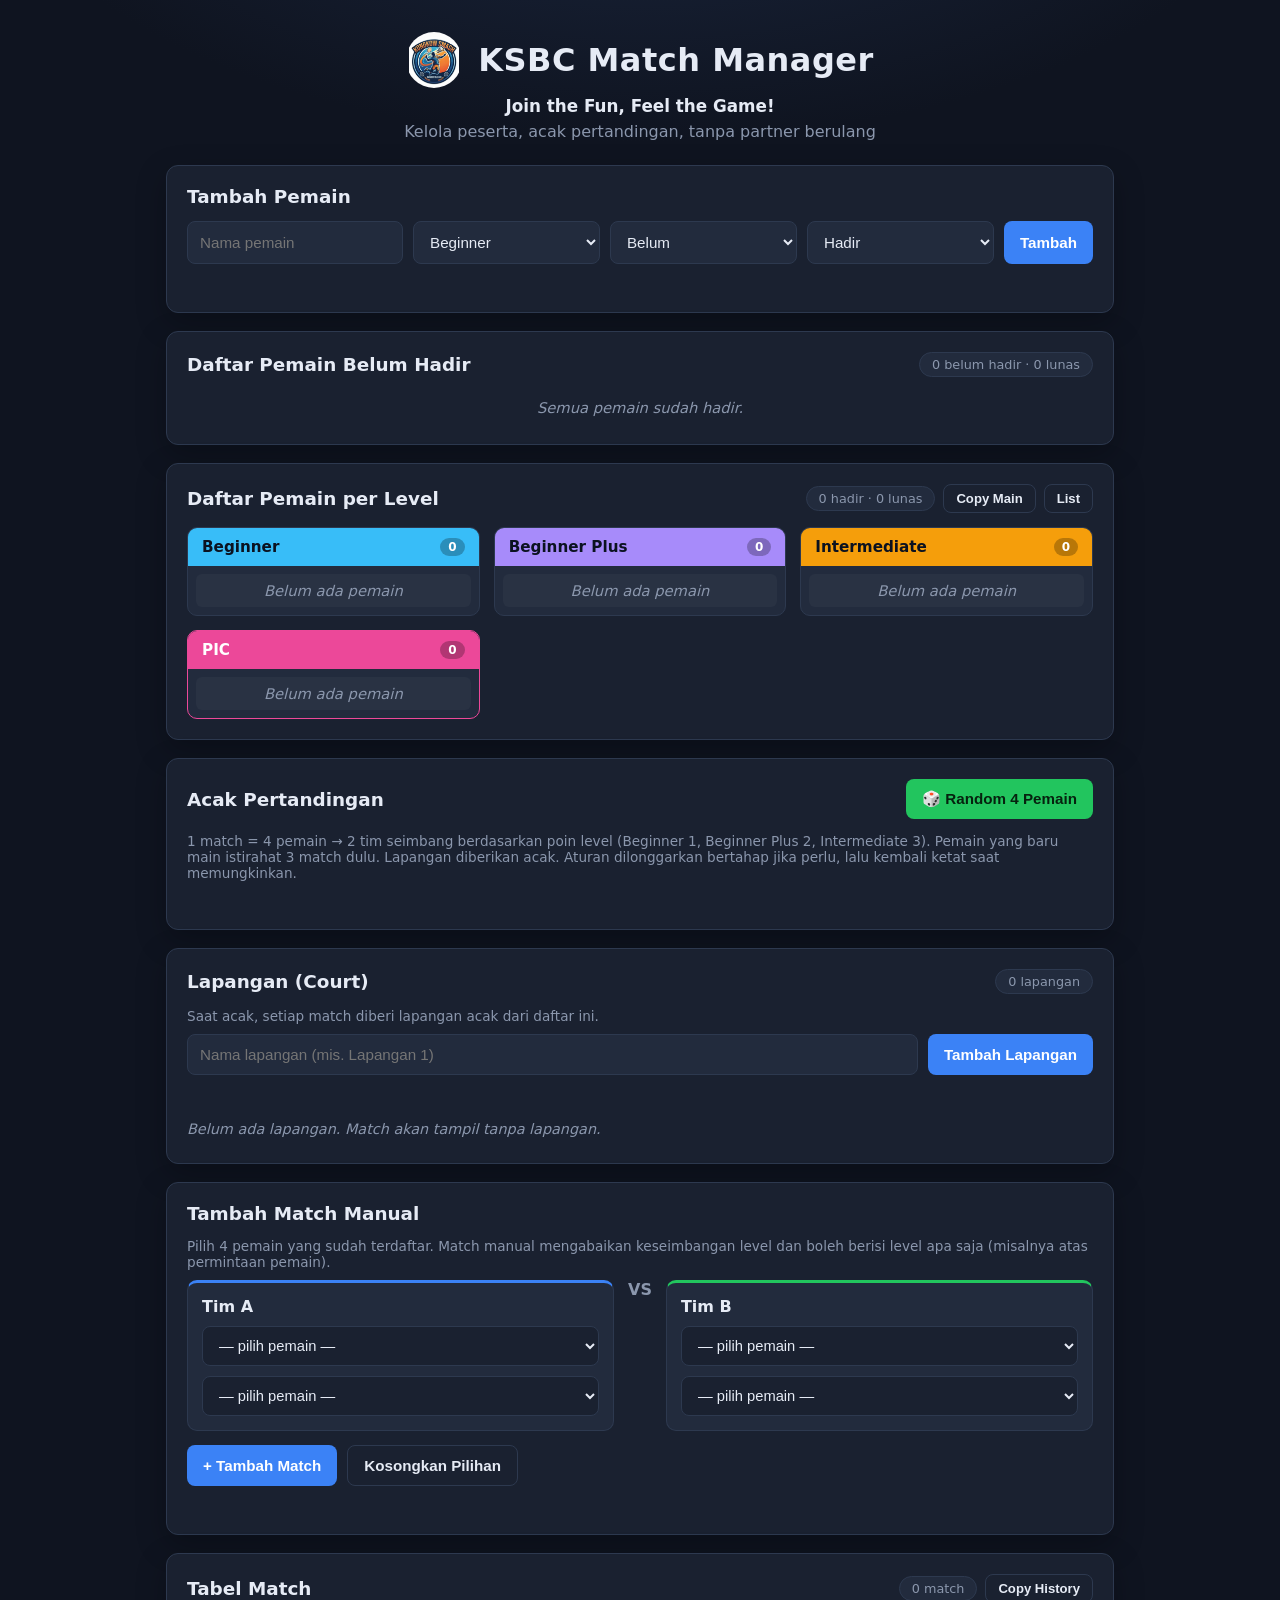
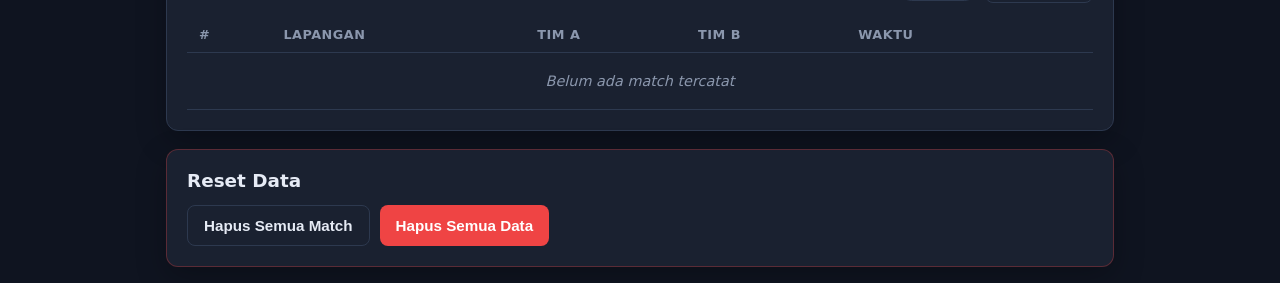
<file: index.html>
<!DOCTYPE html>
<html lang="id">
<head>
  <meta charset="UTF-8" />
  <meta name="viewport" content="width=device-width, initial-scale=1.0" />
  <title>KSBC Match Manager</title>

  <!-- PWA -->
  <link rel="manifest" href="./manifest.json" />
  <meta name="theme-color" content="#0f1420" />
  <meta name="mobile-web-app-capable" content="yes" />
  <meta name="apple-mobile-web-app-capable" content="yes" />
  <meta name="apple-mobile-web-app-status-bar-style" content="black-translucent" />
  <meta name="apple-mobile-web-app-title" content="KSBC" />
  <link rel="apple-touch-icon" href="./icon-192.png" />
  <link rel="icon" type="image/png" href="./icon-192.png" />

  <link rel="stylesheet" href="styles.css" />
</head>
<body>
  <header class="app-header">
    <div class="header-title">
      <img src="ksbc.png" alt="KSBC" class="header-logo" />
      <h1>KSBC Match Manager</h1>
    </div>
    <p class="slogan">Join the Fun, Feel the Game!</p>
    <p class="subtitle">Kelola peserta, acak pertandingan, tanpa partner berulang</p>
  </header>

  <main class="container">
    <!-- ====== FORM TAMBAH PEMAIN ====== -->
    <section class="card">
      <h2>Tambah Pemain</h2>
      <form id="player-form" class="player-form">
        <input
          type="text"
          id="player-name"
          placeholder="Nama pemain"
          autocomplete="off"
          required
        />
        <select id="player-level" required>
          <option value="Beginner">Beginner</option>
          <option value="Beginner Plus">Beginner Plus</option>
          <option value="Intermediate">Intermediate</option>
          <option value="PIC">PIC</option>
        </select>
        <select id="player-paid" title="Status bayar">
          <option value="Belum">Belum</option>
          <option value="Lunas">Lunas</option>
        </select>
        <select id="player-attendance" title="Status kehadiran">
          <option value="Hadir">Hadir</option>
          <option value="Belum Hadir">Belum Hadir</option>
        </select>
        <button type="submit" class="btn btn-primary">Tambah</button>
      </form>
      <p id="form-message" class="form-message"></p>
    </section>

    <!-- ====== DAFTAR PEMAIN BELUM HADIR ====== -->
    <section class="card">
      <div class="section-head">
        <h2>Daftar Pemain Belum Hadir</h2>
        <span id="absent-count" class="pill">0 belum hadir</span>
      </div>
      <ul id="absent-list" class="absent-list"></ul>
    </section>

    <!-- ====== TABEL PEMAIN PER LEVEL ====== -->
    <section class="card">
      <div class="section-head">
        <h2>Daftar Pemain per Level</h2>
        <span class="section-actions">
          <span id="player-count" class="pill">0 pemain</span>
          <button id="copy-all-btn" class="btn btn-ghost">Copy Main</button>
          <button id="list-btn" class="btn btn-ghost">List</button>
        </span>
      </div>
      <div class="levels-grid" id="levels-grid">
        <!-- diisi oleh JS -->
      </div>
    </section>

    <!-- ====== KONTROL RANDOM MATCH ====== -->
    <section class="card">
      <div class="section-head">
        <h2>Acak Pertandingan</h2>
        <button id="random-btn" class="btn btn-accent">🎲 Random 4 Pemain</button>
      </div>
      <p class="hint">
        1 match = 4 pemain → 2 tim seimbang berdasarkan poin level
        (Beginner 1, Beginner Plus 2, Intermediate 3). Pemain yang baru main
        istirahat 3 match dulu. Lapangan diberikan acak. Aturan dilonggarkan
        bertahap jika perlu, lalu kembali ketat saat memungkinkan.
      </p>
      <p id="random-message" class="form-message"></p>

      <div id="match-preview" class="match-preview hidden">
        <div class="team team-a">
          <h3>Tim A</h3>
          <ul id="team-a-list"></ul>
        </div>
        <div class="vs">VS</div>
        <div class="team team-b">
          <h3>Tim B</h3>
          <ul id="team-b-list"></ul>
        </div>
      </div>
      <div id="match-confirm" class="match-confirm hidden">
        <button id="save-match-btn" class="btn btn-primary">✓ Simpan Match</button>
        <button id="reroll-btn" class="btn btn-ghost">↻ Acak Lagi</button>
      </div>
    </section>

    <!-- ====== LAPANGAN (COURTS) ====== -->
    <section class="card">
      <div class="section-head">
        <h2>Lapangan (Court)</h2>
        <span id="court-count" class="pill">0 lapangan</span>
      </div>
      <p class="hint">
        Saat acak, setiap match diberi lapangan acak dari daftar ini.
      </p>
      <form id="court-form" class="player-form">
        <input
          type="text"
          id="court-name"
          placeholder="Nama lapangan (mis. Lapangan 1)"
          autocomplete="off"
          required
        />
        <button type="submit" class="btn btn-primary">Tambah Lapangan</button>
      </form>
      <p id="court-message" class="form-message"></p>
      <ul id="court-list" class="court-list"></ul>
    </section>

    <!-- ====== ADD MATCH MANUAL ====== -->
    <section class="card">
      <h2>Tambah Match Manual</h2>
      <p class="hint">
        Pilih 4 pemain yang sudah terdaftar. Match manual mengabaikan keseimbangan level
        dan boleh berisi level apa saja (misalnya atas permintaan pemain).
      </p>
      <div class="manual-grid">
        <div class="manual-team manual-team-a">
          <h3>Tim A</h3>
          <select class="manual-select" id="manual-a1"></select>
          <select class="manual-select" id="manual-a2"></select>
        </div>
        <div class="vs">VS</div>
        <div class="manual-team manual-team-b">
          <h3>Tim B</h3>
          <select class="manual-select" id="manual-b1"></select>
          <select class="manual-select" id="manual-b2"></select>
        </div>
      </div>
      <div class="manual-actions">
        <button id="manual-add-btn" class="btn btn-primary">+ Tambah Match</button>
        <button id="manual-clear-btn" class="btn btn-ghost">Kosongkan Pilihan</button>
      </div>
      <p id="manual-message" class="form-message"></p>
    </section>

    <!-- ====== TABEL MATCH ====== -->
    <section class="card">
      <div class="section-head">
        <h2>Tabel Match</h2>
        <span class="section-actions">
          <span id="match-count" class="pill">0 match</span>
          <button id="copy-history-btn" class="btn btn-ghost">Copy History</button>
        </span>
      </div>
      <div class="table-wrap">
        <table class="match-table">
          <thead>
            <tr>
              <th>#</th>
              <th>Lapangan</th>
              <th>Tim A</th>
              <th>Tim B</th>
              <th>Waktu</th>
              <th></th>
            </tr>
          </thead>
          <tbody id="match-tbody">
            <!-- diisi oleh JS -->
          </tbody>
        </table>
      </div>
    </section>

    <!-- ====== RESET ====== -->
    <section class="card danger-zone">
      <div class="section-head">
        <h2>Reset Data</h2>
      </div>
      <div class="reset-buttons">
        <button id="reset-matches-btn" class="btn btn-ghost">Hapus Semua Match</button>
        <button id="reset-all-btn" class="btn btn-danger">Hapus Semua Data</button>
      </div>
    </section>
  </main>

  <script src="app.js"></script>

  <!-- Registrasi service worker untuk dukungan offline (PWA). -->
  <script>
    if ("serviceWorker" in navigator) {
      window.addEventListener("load", () => {
        navigator.serviceWorker
          .register("./service-worker.js")
          .catch((err) => console.warn("Service worker gagal didaftarkan:", err));
      });
    }
  </script>
</body>
</html>
</file>
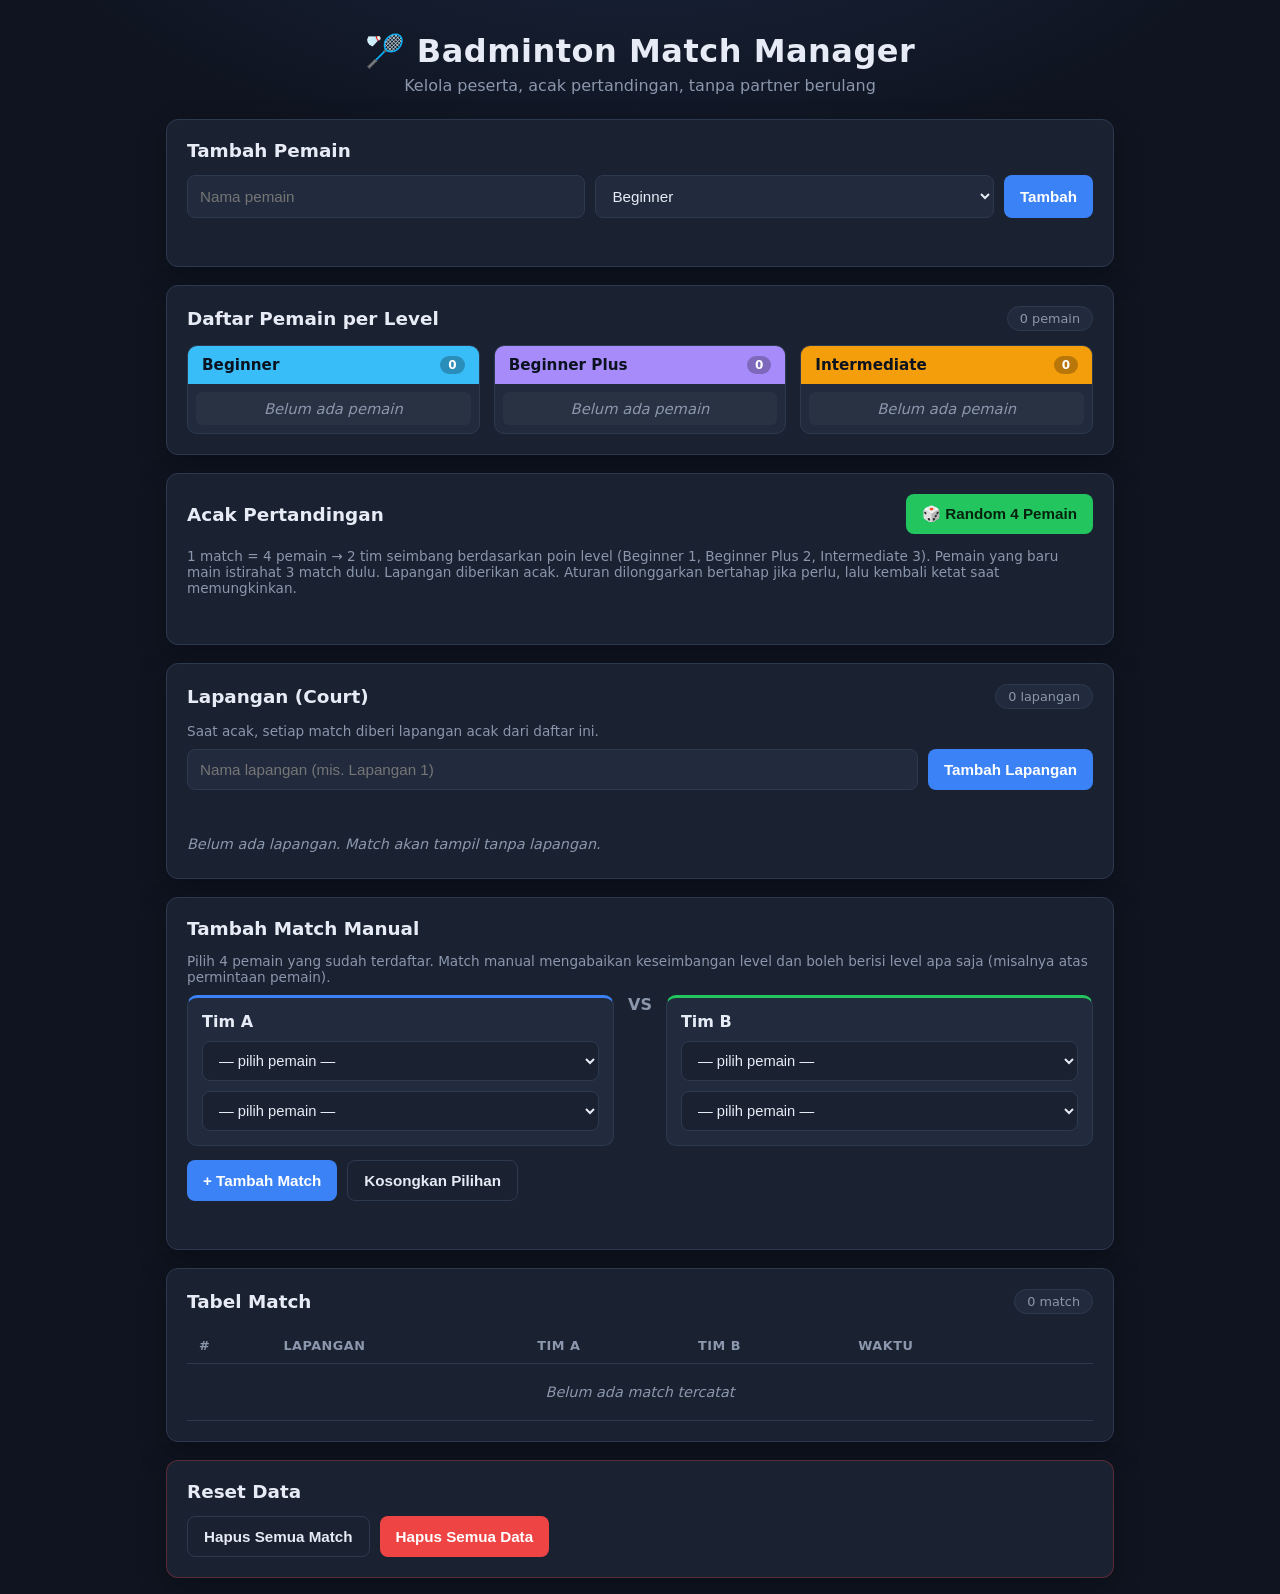
<file: badminton.html>
<!DOCTYPE html>
<html lang="id">
<head>
  <meta charset="UTF-8" />
  <meta name="viewport" content="width=device-width, initial-scale=1.0" />
  <title>Badminton Match Manager</title>
  <style>
:root {
  --bg: #0f1420;
  --card: #1a2130;
  --card-2: #222b3d;
  --border: #2d394f;
  --text: #e6ebf5;
  --muted: #8b97ad;
  --primary: #3b82f6;
  --primary-dark: #2563eb;
  --accent: #22c55e;
  --accent-dark: #16a34a;
  --danger: #ef4444;
  --beginner: #38bdf8;
  --beginner-plus: #a78bfa;
  --intermediate: #f59e0b;
  --radius: 12px;
}

* { box-sizing: border-box; }

body {
  margin: 0;
  font-family: "Segoe UI", system-ui, -apple-system, sans-serif;
  background: radial-gradient(1200px 600px at 50% -10%, #1b2740 0%, var(--bg) 55%);
  color: var(--text);
  min-height: 100vh;
}

.app-header {
  text-align: center;
  padding: 32px 16px 8px;
}
.app-header h1 {
  margin: 0;
  font-size: 2rem;
  letter-spacing: 0.5px;
}
.subtitle {
  color: var(--muted);
  margin: 6px 0 0;
}

.container {
  max-width: 980px;
  margin: 0 auto;
  padding: 16px;
  display: flex;
  flex-direction: column;
  gap: 18px;
}

.card {
  background: var(--card);
  border: 1px solid var(--border);
  border-radius: var(--radius);
  padding: 20px;
  box-shadow: 0 10px 30px rgba(0, 0, 0, 0.25);
}
.card h2 {
  margin: 0 0 14px;
  font-size: 1.15rem;
}

.section-head {
  display: flex;
  align-items: center;
  justify-content: space-between;
  gap: 12px;
  flex-wrap: wrap;
  margin-bottom: 14px;
}
.section-head h2 { margin: 0; }

/* ---------- Form ---------- */
.player-form {
  display: flex;
  gap: 10px;
  flex-wrap: wrap;
}
.player-form input,
.player-form select {
  flex: 1 1 180px;
  padding: 11px 12px;
  border-radius: 8px;
  border: 1px solid var(--border);
  background: var(--card-2);
  color: var(--text);
  font-size: 0.95rem;
}
.player-form input:focus,
.player-form select:focus {
  outline: none;
  border-color: var(--primary);
}

/* ---------- Buttons ---------- */
.btn {
  border: none;
  border-radius: 8px;
  padding: 11px 16px;
  font-size: 0.95rem;
  font-weight: 600;
  cursor: pointer;
  transition: transform 0.05s ease, background 0.15s ease, opacity 0.15s ease;
}
.btn:active { transform: translateY(1px); }
.btn-primary { background: var(--primary); color: #fff; }
.btn-primary:hover { background: var(--primary-dark); }
.btn-accent { background: var(--accent); color: #06220f; }
.btn-accent:hover { background: var(--accent-dark); color: #fff; }
.btn-ghost {
  background: transparent;
  color: var(--text);
  border: 1px solid var(--border);
}
.btn-ghost:hover { background: var(--card-2); }
.btn-danger { background: var(--danger); color: #fff; }
.btn-danger:hover { opacity: 0.9; }

.form-message {
  margin: 10px 0 0;
  min-height: 18px;
  font-size: 0.88rem;
}
.form-message.error { color: #fca5a5; }
.form-message.success { color: #86efac; }

.hint {
  color: var(--muted);
  font-size: 0.85rem;
  margin: 0 0 10px;
}

.pill {
  background: var(--card-2);
  border: 1px solid var(--border);
  color: var(--muted);
  padding: 4px 12px;
  border-radius: 999px;
  font-size: 0.8rem;
}

/* ---------- Levels grid ---------- */
.levels-grid {
  display: grid;
  grid-template-columns: repeat(auto-fit, minmax(240px, 1fr));
  gap: 14px;
}
.level-col {
  background: var(--card-2);
  border: 1px solid var(--border);
  border-radius: 10px;
  overflow: hidden;
}
.level-col-head {
  padding: 10px 14px;
  font-weight: 700;
  font-size: 0.95rem;
  display: flex;
  justify-content: space-between;
  align-items: center;
  color: #0b1220;
}
.level-col-head .count {
  font-size: 0.75rem;
  background: rgba(0,0,0,0.25);
  color: #fff;
  padding: 2px 8px;
  border-radius: 999px;
}
.level-Beginner .level-col-head { background: var(--beginner); }
.level-BeginnerPlus .level-col-head { background: var(--beginner-plus); }
.level-Intermediate .level-col-head { background: var(--intermediate); }

.level-col ul {
  list-style: none;
  margin: 0;
  padding: 8px;
  min-height: 40px;
}
.level-col li {
  display: flex;
  justify-content: space-between;
  align-items: center;
  gap: 8px;
  padding: 8px 10px;
  border-radius: 6px;
  font-size: 0.92rem;
}
.level-col li:nth-child(odd) { background: rgba(255,255,255,0.03); }
.player-name {
  overflow: hidden;
  text-overflow: ellipsis;
  white-space: nowrap;
}
.player-meta {
  display: flex;
  align-items: center;
  gap: 6px;
  flex-shrink: 0;
}
.play-count {
  font-size: 0.72rem;
  font-weight: 700;
  color: var(--text);
  background: rgba(255, 255, 255, 0.08);
  border: 1px solid var(--border);
  padding: 2px 8px;
  border-radius: 999px;
  white-space: nowrap;
}
.player-level-select {
  font-size: 0.72rem;
  color: var(--text);
  background: var(--card);
  border: 1px solid var(--border);
  border-radius: 6px;
  padding: 2px 4px;
  max-width: 120px;
}
.player-level-select:focus { outline: none; border-color: var(--primary); }
.level-col .empty {
  color: var(--muted);
  font-style: italic;
  justify-content: center;
}
.remove-player {
  background: transparent;
  border: none;
  color: var(--danger);
  cursor: pointer;
  font-size: 1rem;
  line-height: 1;
  padding: 2px 6px;
  border-radius: 4px;
}
.remove-player:hover { background: rgba(239,68,68,0.15); }

/* ---------- Match preview ---------- */
.match-preview {
  display: grid;
  grid-template-columns: 1fr auto 1fr;
  align-items: center;
  gap: 14px;
  margin-top: 8px;
}
.team {
  background: var(--card-2);
  border: 1px solid var(--border);
  border-radius: 10px;
  padding: 14px;
}
.team h3 { margin: 0 0 10px; font-size: 1rem; }
.team-a { border-top: 3px solid var(--primary); }
.team-b { border-top: 3px solid var(--accent); }
.team ul { list-style: none; margin: 0; padding: 0; }
.team li {
  padding: 7px 0;
  display: flex;
  justify-content: space-between;
  gap: 8px;
  border-bottom: 1px dashed var(--border);
}
.team li:last-child { border-bottom: none; }
.vs {
  font-weight: 800;
  color: var(--muted);
  text-align: center;
}
.badge {
  font-size: 0.72rem;
  padding: 2px 8px;
  border-radius: 999px;
  color: #0b1220;
  font-weight: 700;
  white-space: nowrap;
}
.badge-Beginner { background: var(--beginner); }
.badge-BeginnerPlus { background: var(--beginner-plus); }
.badge-Intermediate { background: var(--intermediate); }

.match-confirm {
  display: flex;
  gap: 10px;
  margin-top: 14px;
}

/* ---------- Add match manual ---------- */
.manual-grid {
  display: grid;
  grid-template-columns: 1fr auto 1fr;
  align-items: start;
  gap: 14px;
  margin-top: 8px;
}
.manual-team {
  background: var(--card-2);
  border: 1px solid var(--border);
  border-radius: 10px;
  padding: 14px;
  display: flex;
  flex-direction: column;
  gap: 10px;
}
.manual-team h3 { margin: 0; font-size: 1rem; }
.manual-team-a { border-top: 3px solid var(--primary); }
.manual-team-b { border-top: 3px solid var(--accent); }
.manual-select {
  padding: 10px 12px;
  border-radius: 8px;
  border: 1px solid var(--border);
  background: var(--card);
  color: var(--text);
  font-size: 0.92rem;
}
.manual-select:focus { outline: none; border-color: var(--primary); }
.manual-actions {
  display: flex;
  gap: 10px;
  margin-top: 14px;
  flex-wrap: wrap;
}
@media (max-width: 560px) {
  .manual-grid { grid-template-columns: 1fr; }
}

/* ---------- Courts ---------- */
.court-list {
  list-style: none;
  margin: 12px 0 0;
  padding: 0;
  display: flex;
  flex-wrap: wrap;
  gap: 8px;
}
.court-list li {
  display: flex;
  align-items: center;
  gap: 8px;
  background: var(--card-2);
  border: 1px solid var(--border);
  border-radius: 999px;
  padding: 6px 6px 6px 14px;
  font-size: 0.9rem;
}
.court-list .empty {
  background: transparent;
  border: none;
  color: var(--muted);
  font-style: italic;
  padding: 6px 0;
}
.court-list .remove-court {
  background: transparent;
  border: none;
  color: var(--danger);
  cursor: pointer;
  font-size: 1rem;
  line-height: 1;
  padding: 2px 6px;
  border-radius: 999px;
}
.court-list .remove-court:hover { background: rgba(239,68,68,0.15); }

/* ---------- Court cell + copy button in match table ---------- */
.court-tag {
  display: inline-block;
  background: rgba(59,130,246,0.15);
  border: 1px solid var(--primary);
  color: #cfe0ff;
  padding: 2px 10px;
  border-radius: 999px;
  font-size: 0.8rem;
  font-weight: 700;
  white-space: nowrap;
}
.copy-match {
  background: transparent;
  border: 1px solid var(--border);
  color: var(--text);
  cursor: pointer;
  font-size: 0.82rem;
  padding: 4px 10px;
  border-radius: 6px;
  margin-right: 6px;
}
.copy-match:hover { background: var(--card-2); }
.copy-match.copied {
  border-color: var(--accent);
  color: #86efac;
}

/* ---------- Match table ---------- */
.table-wrap { overflow-x: auto; }
.match-table {
  width: 100%;
  border-collapse: collapse;
  font-size: 0.9rem;
}
.match-table th,
.match-table td {
  text-align: left;
  padding: 10px 12px;
  border-bottom: 1px solid var(--border);
  vertical-align: top;
}
.match-table th {
  color: var(--muted);
  font-weight: 600;
  font-size: 0.8rem;
  text-transform: uppercase;
  letter-spacing: 0.5px;
}
.match-table tbody tr:hover { background: rgba(255,255,255,0.02); }
.team-cell span { display: block; }
.delete-match {
  background: transparent;
  border: none;
  color: var(--danger);
  cursor: pointer;
  font-size: 1rem;
}
.delete-match:hover { text-decoration: underline; }

.empty-row td {
  text-align: center;
  color: var(--muted);
  font-style: italic;
  padding: 20px;
}

/* ---------- Reset ---------- */
.danger-zone { border-color: rgba(239,68,68,0.3); }
.reset-buttons { display: flex; gap: 10px; flex-wrap: wrap; }

.hidden { display: none !important; }

@media (max-width: 560px) {
  .match-preview { grid-template-columns: 1fr; }
  .vs { padding: 6px 0; }
}
  </style>
</head>
<body>
  <header class="app-header">
    <h1>🏸 Badminton Match Manager</h1>
    <p class="subtitle">Kelola peserta, acak pertandingan, tanpa partner berulang</p>
  </header>

  <main class="container">
    <!-- ====== FORM TAMBAH PEMAIN ====== -->
    <section class="card">
      <h2>Tambah Pemain</h2>
      <form id="player-form" class="player-form">
        <input
          type="text"
          id="player-name"
          placeholder="Nama pemain"
          autocomplete="off"
          required
        />
        <select id="player-level" required>
          <option value="Beginner">Beginner</option>
          <option value="Beginner Plus">Beginner Plus</option>
          <option value="Intermediate">Intermediate</option>
        </select>
        <button type="submit" class="btn btn-primary">Tambah</button>
      </form>
      <p id="form-message" class="form-message"></p>
    </section>

    <!-- ====== TABEL PEMAIN PER LEVEL ====== -->
    <section class="card">
      <div class="section-head">
        <h2>Daftar Pemain per Level</h2>
        <span id="player-count" class="pill">0 pemain</span>
      </div>
      <div class="levels-grid" id="levels-grid">
        <!-- diisi oleh JS -->
      </div>
    </section>

    <!-- ====== KONTROL RANDOM MATCH ====== -->
    <section class="card">
      <div class="section-head">
        <h2>Acak Pertandingan</h2>
        <button id="random-btn" class="btn btn-accent">🎲 Random 4 Pemain</button>
      </div>
      <p class="hint">
        1 match = 4 pemain → 2 tim seimbang berdasarkan poin level
        (Beginner 1, Beginner Plus 2, Intermediate 3). Pemain yang baru main
        istirahat 3 match dulu. Lapangan diberikan acak. Aturan dilonggarkan
        bertahap jika perlu, lalu kembali ketat saat memungkinkan.
      </p>
      <p id="random-message" class="form-message"></p>

      <div id="match-preview" class="match-preview hidden">
        <div class="team team-a">
          <h3>Tim A</h3>
          <ul id="team-a-list"></ul>
        </div>
        <div class="vs">VS</div>
        <div class="team team-b">
          <h3>Tim B</h3>
          <ul id="team-b-list"></ul>
        </div>
      </div>
      <div id="match-confirm" class="match-confirm hidden">
        <button id="save-match-btn" class="btn btn-primary">✓ Simpan Match</button>
        <button id="reroll-btn" class="btn btn-ghost">↻ Acak Lagi</button>
      </div>
    </section>

    <!-- ====== LAPANGAN (COURTS) ====== -->
    <section class="card">
      <div class="section-head">
        <h2>Lapangan (Court)</h2>
        <span id="court-count" class="pill">0 lapangan</span>
      </div>
      <p class="hint">
        Saat acak, setiap match diberi lapangan acak dari daftar ini.
      </p>
      <form id="court-form" class="player-form">
        <input
          type="text"
          id="court-name"
          placeholder="Nama lapangan (mis. Lapangan 1)"
          autocomplete="off"
          required
        />
        <button type="submit" class="btn btn-primary">Tambah Lapangan</button>
      </form>
      <p id="court-message" class="form-message"></p>
      <ul id="court-list" class="court-list"></ul>
    </section>

    <!-- ====== ADD MATCH MANUAL ====== -->
    <section class="card">
      <h2>Tambah Match Manual</h2>
      <p class="hint">
        Pilih 4 pemain yang sudah terdaftar. Match manual mengabaikan keseimbangan level
        dan boleh berisi level apa saja (misalnya atas permintaan pemain).
      </p>
      <div class="manual-grid">
        <div class="manual-team manual-team-a">
          <h3>Tim A</h3>
          <select class="manual-select" id="manual-a1"></select>
          <select class="manual-select" id="manual-a2"></select>
        </div>
        <div class="vs">VS</div>
        <div class="manual-team manual-team-b">
          <h3>Tim B</h3>
          <select class="manual-select" id="manual-b1"></select>
          <select class="manual-select" id="manual-b2"></select>
        </div>
      </div>
      <div class="manual-actions">
        <button id="manual-add-btn" class="btn btn-primary">+ Tambah Match</button>
        <button id="manual-clear-btn" class="btn btn-ghost">Kosongkan Pilihan</button>
      </div>
      <p id="manual-message" class="form-message"></p>
    </section>

    <!-- ====== TABEL MATCH ====== -->
    <section class="card">
      <div class="section-head">
        <h2>Tabel Match</h2>
        <span id="match-count" class="pill">0 match</span>
      </div>
      <div class="table-wrap">
        <table class="match-table">
          <thead>
            <tr>
              <th>#</th>
              <th>Lapangan</th>
              <th>Tim A</th>
              <th>Tim B</th>
              <th>Waktu</th>
              <th></th>
            </tr>
          </thead>
          <tbody id="match-tbody">
            <!-- diisi oleh JS -->
          </tbody>
        </table>
      </div>
    </section>

    <!-- ====== RESET ====== -->
    <section class="card danger-zone">
      <div class="section-head">
        <h2>Reset Data</h2>
      </div>
      <div class="reset-buttons">
        <button id="reset-matches-btn" class="btn btn-ghost">Hapus Semua Match</button>
        <button id="reset-all-btn" class="btn btn-danger">Hapus Semua Data</button>
      </div>
    </section>
  </main>

  <script>
/* =========================================================
   Badminton Match Manager (versi satu file / standalone)
   ========================================================= */

const LEVELS = ["Beginner", "Beginner Plus", "Intermediate"];
const STORAGE_KEY = "badminton_data_v1";

/** Poin tiap level untuk menilai keseimbangan tim (total poin tim harus sama). */
const LEVEL_POINTS = {
  "Beginner": 1,
  "Beginner Plus": 2,
  "Intermediate": 3,
};

/** Lama istirahat: pemain yang baru main harus duduk 3 match sebelum boleh lagi. */
const REST_MATCHES = 3;

let state = { players: [], matches: [], courts: [] };
let pendingMatch = null;

/* ---------------- Persistence ---------------- */
function load() {
  try {
    const raw = localStorage.getItem(STORAGE_KEY);
    if (raw) state = JSON.parse(raw);
  } catch (e) {
    console.warn("Gagal memuat data:", e);
  }
  if (!Array.isArray(state.players)) state.players = [];
  if (!Array.isArray(state.matches)) state.matches = [];
  if (!Array.isArray(state.courts)) state.courts = [];
}

function save() {
  localStorage.setItem(STORAGE_KEY, JSON.stringify(state));
}

/* ---------------- Helpers ---------------- */
function uid() {
  return Date.now().toString(36) + Math.random().toString(36).slice(2, 7);
}

function levelClass(level) {
  return level.replace(/\s+/g, "");
}

function playerById(id) {
  return state.players.find((p) => p.id === id);
}

function shuffle(arr) {
  const a = arr.slice();
  for (let i = a.length - 1; i > 0; i--) {
    const j = Math.floor(Math.random() * (i + 1));
    [a[i], a[j]] = [a[j], a[i]];
  }
  return a;
}

function buildPastPartners() {
  const set = new Set();
  const addPair = (a, b) => set.add([a, b].sort().join("|"));
  for (const m of state.matches) {
    if (m.teamA.length === 2) addPair(m.teamA[0], m.teamA[1]);
    if (m.teamB.length === 2) addPair(m.teamB[0], m.teamB[1]);
  }
  return set;
}

function pairKey(a, b) {
  return [a, b].sort().join("|");
}

function buildPlayCounts() {
  const counts = {};
  for (const m of state.matches) {
    for (const id of [...m.teamA, ...m.teamB]) {
      counts[id] = (counts[id] || 0) + 1;
    }
  }
  return counts;
}

/**
 * Kumpulan id pemain yang sedang "istirahat": mereka yang ikut bermain
 * dalam `n` match terakhir. Pemain ini diprioritaskan untuk TIDAK dipilih
 * di match berikutnya, supaya tidak langsung main lagi berturut-turut.
 */
function buildRestingPlayers(n) {
  const resting = new Set();
  const recent = state.matches.slice(-n);
  for (const m of recent) {
    for (const id of [...m.teamA, ...m.teamB]) resting.add(id);
  }
  return resting;
}

/**
 * Lapangan berikutnya dengan rotasi round-robin mengikuti urutan daftar
 * lapangan. Court diambil setelah court match terakhir (melingkar).
 * Contoh 3 lapangan [6,7,8]: 6 -> 7 -> 8 -> 6 -> ...
 * Jika belum ada match atau court terakhir sudah dihapus, mulai dari yang pertama.
 */
function pickNextCourt() {
  if (state.courts.length === 0) return null;

  // Cari court dari match terakhir yang punya court.
  let lastCourt = null;
  for (let i = state.matches.length - 1; i >= 0; i--) {
    if (state.matches[i].court) {
      lastCourt = state.matches[i].court;
      break;
    }
  }

  if (lastCourt === null) return state.courts[0].name;

  const idx = state.courts.findIndex((c) => c.name === lastCourt);
  if (idx === -1) return state.courts[0].name; // court lama sudah dihapus
  return state.courts[(idx + 1) % state.courts.length].name;
}

/* ---------------- Rendering: Players ---------------- */
function renderPlayers() {
  const grid = document.getElementById("levels-grid");
  grid.innerHTML = "";

  const playCounts = buildPlayCounts();

  for (const level of LEVELS) {
    const group = state.players.filter((p) => p.level === level);
    const col = document.createElement("div");
    col.className = `level-col level-${levelClass(level)}`;

    col.innerHTML = `
      <div class="level-col-head">
        <span>${level}</span>
        <span class="count">${group.length}</span>
      </div>
      <ul></ul>
    `;
    const ul = col.querySelector("ul");

    if (group.length === 0) {
      const li = document.createElement("li");
      li.className = "empty";
      li.textContent = "Belum ada pemain";
      ul.appendChild(li);
    } else {
      for (const p of group) {
        const li = document.createElement("li");

        const name = document.createElement("span");
        name.className = "player-name";
        name.textContent = p.name;

        const plays = playCounts[p.id] || 0;
        const count = document.createElement("span");
        count.className = "play-count";
        count.title = `Sudah main ${plays} kali`;
        count.textContent = `🏸 ${plays}×`;

        const levelSelect = document.createElement("select");
        levelSelect.className = "player-level-select";
        levelSelect.title = "Ubah level pemain";
        for (const lv of LEVELS) {
          const opt = document.createElement("option");
          opt.value = lv;
          opt.textContent = lv;
          if (lv === p.level) opt.selected = true;
          levelSelect.appendChild(opt);
        }
        levelSelect.addEventListener("change", () =>
          changePlayerLevel(p.id, levelSelect.value)
        );

        const btn = document.createElement("button");
        btn.className = "remove-player";
        btn.title = "Hapus pemain";
        btn.textContent = "✕";
        btn.addEventListener("click", () => removePlayer(p.id));

        const right = document.createElement("span");
        right.className = "player-meta";
        right.appendChild(count);
        right.appendChild(levelSelect);
        right.appendChild(btn);

        li.appendChild(name);
        li.appendChild(right);
        ul.appendChild(li);
      }
    }
    grid.appendChild(col);
  }

  document.getElementById("player-count").textContent =
    `${state.players.length} pemain`;

  renderManualSelects();
}

/* ---------------- Rendering: Matches ---------------- */
function teamCellHtml(ids) {
  return ids
    .map((id) => {
      const p = playerById(id);
      const name = p ? p.name : "(dihapus)";
      const lvl = p ? p.level : "";
      const cls = p ? levelClass(p.level) : "";
      return `<span><strong>${escapeHtml(name)}</strong> <small class="badge badge-${cls}">${lvl}</small></span>`;
    })
    .join("");
}

function renderMatches() {
  const tbody = document.getElementById("match-tbody");
  tbody.innerHTML = "";

  if (state.matches.length === 0) {
    tbody.innerHTML = `<tr class="empty-row"><td colspan="6">Belum ada match tercatat</td></tr>`;
  } else {
    state.matches.forEach((m, idx) => {
      const tr = document.createElement("tr");
      const courtHtml = m.court
        ? `<span class="court-tag">${escapeHtml(m.court)}</span>`
        : `<span class="court-tag" style="opacity:.5;border-style:dashed">-</span>`;
      tr.innerHTML = `
        <td>${idx + 1}</td>
        <td>${courtHtml}</td>
        <td class="team-cell">${teamCellHtml(m.teamA)}</td>
        <td class="team-cell">${teamCellHtml(m.teamB)}</td>
        <td>${m.time}</td>
        <td>
          <button class="copy-match" data-id="${m.id}">Copy</button>
          <button class="delete-match" data-id="${m.id}">Hapus</button>
        </td>
      `;
      tbody.appendChild(tr);
    });
    tbody.querySelectorAll(".delete-match").forEach((btn) => {
      btn.addEventListener("click", () => deleteMatch(btn.dataset.id));
    });
    tbody.querySelectorAll(".copy-match").forEach((btn) => {
      btn.addEventListener("click", () => copyMatch(btn.dataset.id, btn));
    });
  }

  document.getElementById("match-count").textContent =
    `${state.matches.length} match`;
}

/** Teks match untuk disalin: hanya lapangan + nama pemain, tanpa level. */
function matchCopyText(m) {
  const names = (ids) =>
    ids.map((id) => (playerById(id) ? playerById(id).name : "(dihapus)")).join(" & ");
  const lines = [];
  if (m.court) lines.push(m.court);
  lines.push(names(m.teamA));
  lines.push("vs");
  lines.push(names(m.teamB));
  return lines.join("\n");
}

/** Salin teks match ke clipboard, dengan fallback bila clipboard API tak ada. */
function copyMatch(id, btn) {
  const m = state.matches.find((x) => x.id === id);
  if (!m) return;
  const text = matchCopyText(m);

  const markCopied = () => {
    const old = btn.textContent;
    btn.textContent = "Tersalin ✓";
    btn.classList.add("copied");
    setTimeout(() => {
      btn.textContent = old;
      btn.classList.remove("copied");
    }, 1500);
  };

  if (navigator.clipboard && navigator.clipboard.writeText) {
    navigator.clipboard.writeText(text).then(markCopied).catch(() => fallbackCopy(text, markCopied));
  } else {
    fallbackCopy(text, markCopied);
  }
}

function fallbackCopy(text, onDone) {
  const ta = document.createElement("textarea");
  ta.value = text;
  ta.style.position = "fixed";
  ta.style.opacity = "0";
  document.body.appendChild(ta);
  ta.select();
  try {
    document.execCommand("copy");
    if (onDone) onDone();
  } catch (e) {
    alert("Gagal menyalin otomatis. Teks:\n\n" + text);
  }
  document.body.removeChild(ta);
}

function escapeHtml(str) {
  return String(str).replace(/[&<>"']/g, (c) => ({
    "&": "&amp;", "<": "&lt;", ">": "&gt;", '"': "&quot;", "'": "&#39;",
  }[c]));
}

/* ---------------- Actions: Players ---------------- */
function addPlayer(name, level) {
  name = name.trim();
  const msg = document.getElementById("form-message");

  if (!name) {
    showMsg(msg, "Nama tidak boleh kosong.", "error");
    return false;
  }
  const exists = state.players.some(
    (p) => p.name.toLowerCase() === name.toLowerCase()
  );
  if (exists) {
    showMsg(msg, `Pemain "${name}" sudah ada.`, "error");
    return false;
  }

  state.players.push({ id: uid(), name, level });
  save();
  renderPlayers();
  showMsg(msg, `"${name}" ditambahkan ke level ${level}.`, "success");
  return true;
}

function removePlayer(id) {
  const p = playerById(id);
  if (!p) return;
  if (!confirm(`Hapus pemain "${p.name}"?`)) return;
  state.players = state.players.filter((x) => x.id !== id);
  save();
  renderPlayers();
}

/** Ubah level seorang pemain (mis. koreksi level pemain baru). */
function changePlayerLevel(id, newLevel) {
  const p = playerById(id);
  if (!p || !LEVELS.includes(newLevel) || p.level === newLevel) return;
  p.level = newLevel;
  save();
  renderPlayers();
}

/* ---------------- Actions: Courts (Lapangan) ---------------- */
function renderCourts() {
  const ul = document.getElementById("court-list");
  ul.innerHTML = "";

  if (state.courts.length === 0) {
    const li = document.createElement("li");
    li.className = "empty";
    li.textContent = "Belum ada lapangan. Match akan tampil tanpa lapangan.";
    ul.appendChild(li);
  } else {
    for (const c of state.courts) {
      const li = document.createElement("li");
      const name = document.createElement("span");
      name.textContent = c.name;
      const btn = document.createElement("button");
      btn.className = "remove-court";
      btn.title = "Hapus lapangan";
      btn.textContent = "✕";
      btn.addEventListener("click", () => removeCourt(c.id));
      li.appendChild(name);
      li.appendChild(btn);
      ul.appendChild(li);
    }
  }

  document.getElementById("court-count").textContent =
    `${state.courts.length} lapangan`;
}

function addCourt(name) {
  name = name.trim();
  const msg = document.getElementById("court-message");
  if (!name) {
    showMsg(msg, "Nama lapangan tidak boleh kosong.", "error");
    return false;
  }
  if (state.courts.some((c) => c.name.toLowerCase() === name.toLowerCase())) {
    showMsg(msg, `Lapangan "${name}" sudah ada.`, "error");
    return false;
  }
  state.courts.push({ id: uid(), name });
  save();
  renderCourts();
  showMsg(msg, `Lapangan "${name}" ditambahkan.`, "success");
  return true;
}

function removeCourt(id) {
  const c = state.courts.find((x) => x.id === id);
  if (!c) return;
  if (!confirm(`Hapus lapangan "${c.name}"?`)) return;
  state.courts = state.courts.filter((x) => x.id !== id);
  save();
  renderCourts();
}

/* ---------------- Random Match Logic ---------------- */
function teamPoints(team) {
  return team.reduce((sum, p) => sum + (LEVEL_POINTS[p.level] || 0), 0);
}

function isBalanced(teamA, teamB) {
  return teamPoints(teamA) === teamPoints(teamB);
}

function collectCandidates(pool, past, rules) {
  const out = [];
  if (pool.length < 4) return out;

  for (const four of combinations(pool, 4)) {
    for (const [teamA, teamB] of teamSplits(four)) {
      const balanced = isBalanced(teamA, teamB);
      if (rules.balanced && !balanced) continue;

      const repeated =
        past.has(pairKey(teamA[0].id, teamA[1].id)) ||
        past.has(pairKey(teamB[0].id, teamB[1].id));
      if (rules.noRepeatPartner && repeated) continue;

      out.push({ teamA, teamB, balanced, repeated });
    }
  }
  return out;
}

function generateMatch() {
  if (state.players.length < 4) {
    return { error: "Butuh minimal 4 pemain untuk membuat match." };
  }

  const past = buildPastPartners();
  const resting = buildRestingPlayers(REST_MATCHES);

  // Coba dulu dengan aturan istirahat (pemain yang baru main dikecualikan).
  // Jika tidak ada cukup pemain untuk membentuk match, ulangi TANPA aturan
  // istirahat (ignore) supaya match tetap bisa dibuat.
  let result = searchMatch(past, resting);
  if (result) return result;

  result = searchMatch(past, new Set()); // tanpa pengecualian istirahat
  if (result) {
    if (result.relaxed.indexOf("istirahat pemain") === -1) {
      result.relaxed = ["istirahat pemain", ...result.relaxed];
    }
    return result;
  }

  return {
    error:
      "Tidak ada kombinasi 4 pemain yang bisa dibentuk sama sekali. " +
      "Pastikan ada minimal 4 pemain terdaftar.",
  };
}

/**
 * Jalankan pencarian match bertahap pada kumpulan pemain yang BUKAN sedang
 * istirahat (resting dikecualikan). Mengembalikan objek match atau null.
 */
function searchMatch(past, resting) {
  const available = state.players.filter((p) => !resting.has(p.id));
  if (available.length < 4) return null;

  const playCounts = buildPlayCounts();
  const minPlays = Math.min(...available.map((p) => playCounts[p.id] || 0));
  const eligible = available.filter(
    (p) => (playCounts[p.id] || 0) === minPlays
  );

  const stages = [
    { pool: eligible, rules: { balanced: true, noRepeatPartner: true }, relaxed: [] },
    { pool: eligible, rules: { balanced: false, noRepeatPartner: true }, relaxed: ["keseimbangan level"] },
    { pool: eligible, rules: { balanced: false, noRepeatPartner: false }, relaxed: ["keseimbangan level", "tanpa partner berulang"] },
    { pool: available, rules: { balanced: false, noRepeatPartner: false }, relaxed: ["keseimbangan level", "tanpa partner berulang", "pemerataan giliran"] },
  ];

  for (const stage of stages) {
    const candidates = collectCandidates(stage.pool, past, stage.rules);
    if (candidates.length === 0) continue;

    const best = pickBestCandidate(candidates);
    return {
      teamA: best.teamA,
      teamB: best.teamB,
      note: best.balanced ? "seimbang" : "tidak-seimbang",
      relaxed: stage.relaxed.slice(),
    };
  }
  return null;
}

function pickBestCandidate(candidates) {
  const tiers = [
    candidates.filter((c) => c.balanced && !c.repeated),
    candidates.filter((c) => c.balanced && c.repeated),
    candidates.filter((c) => !c.balanced && !c.repeated),
    candidates.filter((c) => !c.balanced && c.repeated),
  ];
  for (const tier of tiers) {
    if (tier.length > 0) return shuffle(tier)[0];
  }
  return shuffle(candidates)[0];
}

function combinations(arr, k) {
  const res = [];
  const combo = [];
  (function rec(start) {
    if (combo.length === k) {
      res.push(combo.slice());
      return;
    }
    for (let i = start; i < arr.length; i++) {
      combo.push(arr[i]);
      rec(i + 1);
      combo.pop();
    }
  })(0);
  return res;
}

function teamSplits(four) {
  const [a, b, c, d] = four;
  return [
    [[a, b], [c, d]],
    [[a, c], [b, d]],
    [[a, d], [b, c]],
  ];
}

/* ---------------- Match preview & save ---------------- */
function showPreview(match) {
  pendingMatch = {
    teamA: match.teamA,
    teamB: match.teamB,
    court: pickNextCourt(), // lapangan berikutnya (rotasi round-robin)
  };

  const fill = (ulId, team) => {
    const ul = document.getElementById(ulId);
    ul.innerHTML = "";
    for (const p of team) {
      const li = document.createElement("li");
      li.innerHTML = `<span>${escapeHtml(p.name)}</span>
        <span class="badge badge-${levelClass(p.level)}">${p.level}</span>`;
      ul.appendChild(li);
    }
  };
  fill("team-a-list", match.teamA);
  fill("team-b-list", match.teamB);

  const courtLabel = pendingMatch.court ? ` — ${pendingMatch.court}` : "";
  document.querySelector("#match-preview .team-a h3").textContent =
    `Tim A (${teamPoints(match.teamA)} poin)${courtLabel}`;
  document.querySelector("#match-preview .team-b h3").textContent =
    `Tim B (${teamPoints(match.teamB)} poin)`;

  document.getElementById("match-preview").classList.remove("hidden");
  document.getElementById("match-confirm").classList.remove("hidden");
}

function hidePreview() {
  pendingMatch = null;
  document.getElementById("match-preview").classList.add("hidden");
  document.getElementById("match-confirm").classList.add("hidden");
}

function doRandom() {
  const msg = document.getElementById("random-message");
  if (state.players.length < 4) {
    showMsg(msg, "Butuh minimal 4 pemain untuk membuat match.", "error");
    hidePreview();
    return;
  }
  const result = generateMatch();
  if (result.error) {
    showMsg(msg, result.error, "error");
    hidePreview();
    return;
  }
  let text = "Match diacak. ";
  text += result.note === "seimbang" ? "Tim seimbang (poin sama)." : "Tim TIDAK seimbang (poin beda).";
  if (result.relaxed && result.relaxed.length > 0) {
    text += ` Aturan dilonggarkan sementara: ${result.relaxed.join(", ")}.`;
  }
  text += " Periksa lalu simpan.";

  const style = result.relaxed && result.relaxed.length > 0 ? "error" : "success";
  showMsg(msg, text, style);
  showPreview(result);
}

function commitMatch(teamAIds, teamBIds, court) {
  const now = new Date();
  const time = now.toLocaleString("id-ID", {
    day: "2-digit", month: "2-digit", year: "numeric",
    hour: "2-digit", minute: "2-digit",
  });
  state.matches.push({
    id: uid(),
    teamA: teamAIds,
    teamB: teamBIds,
    court: court || null,
    time,
  });
  save();
  renderMatches();
  renderPlayers();
}

function saveMatch() {
  if (!pendingMatch) return;
  commitMatch(
    pendingMatch.teamA.map((p) => p.id),
    pendingMatch.teamB.map((p) => p.id),
    pendingMatch.court
  );
  hidePreview();
  showMsg(
    document.getElementById("random-message"),
    "Match tersimpan ke tabel.",
    "success"
  );
}

/* ---------------- Add Match Manual ---------------- */
const MANUAL_SLOTS = ["manual-a1", "manual-a2", "manual-b1", "manual-b2"];

function renderManualSelects() {
  const sorted = state.players
    .slice()
    .sort((a, b) => a.name.localeCompare(b.name, "id"));

  for (const slotId of MANUAL_SLOTS) {
    const sel = document.getElementById(slotId);
    if (!sel) continue;
    const prev = sel.value;
    sel.innerHTML = '<option value="">— pilih pemain —</option>';
    for (const p of sorted) {
      const opt = document.createElement("option");
      opt.value = p.id;
      opt.textContent = `${p.name} (${p.level})`;
      sel.appendChild(opt);
    }
    if (prev && sorted.some((p) => p.id === prev)) sel.value = prev;
  }
}

function clearManualSelects() {
  for (const slotId of MANUAL_SLOTS) {
    const sel = document.getElementById(slotId);
    if (sel) sel.value = "";
  }
}

function addManualMatch() {
  const msg = document.getElementById("manual-message");
  const ids = MANUAL_SLOTS.map((id) => document.getElementById(id).value);

  if (ids.some((v) => !v)) {
    showMsg(msg, "Pilih keempat pemain terlebih dulu.", "error");
    return;
  }
  if (new Set(ids).size !== 4) {
    showMsg(msg, "Setiap pemain hanya boleh dipilih sekali. Ada nama yang terduplikat.", "error");
    return;
  }

  const teamA = [ids[0], ids[1]];
  const teamB = [ids[2], ids[3]];

  const past = buildPastPartners();
  const dupPairs = [];
  if (past.has(pairKey(teamA[0], teamA[1]))) {
    dupPairs.push(`${playerById(teamA[0]).name} & ${playerById(teamA[1]).name}`);
  }
  if (past.has(pairKey(teamB[0], teamB[1]))) {
    dupPairs.push(`${playerById(teamB[0]).name} & ${playerById(teamB[1]).name}`);
  }
  if (dupPairs.length > 0) {
    const ok = confirm(
      "Pasangan berikut sudah pernah satu tim sebelumnya:\n- " +
        dupPairs.join("\n- ") +
        "\n\nTetap tambahkan match manual ini?"
    );
    if (!ok) return;
  }

  commitMatch(teamA, teamB, pickNextCourt());
  clearManualSelects();
  showMsg(msg, "Match manual ditambahkan ke tabel.", "success");
}

function deleteMatch(id) {
  if (!confirm("Hapus match ini? Pasangan partner-nya akan bisa diacak lagi.")) return;
  state.matches = state.matches.filter((m) => m.id !== id);
  save();
  renderMatches();
  renderPlayers();
}

/* ---------------- UI utils ---------------- */
function showMsg(el, text, type) {
  el.textContent = text;
  el.className = "form-message " + (type || "");
}

/* ---------------- Reset ---------------- */
function resetMatches() {
  if (!confirm("Hapus SEMUA match? Pemain tetap tersimpan.")) return;
  state.matches = [];
  save();
  renderMatches();
  renderPlayers();
  hidePreview();
}

function resetAll() {
  if (!confirm("Hapus SEMUA data (pemain + match + lapangan)? Tindakan ini tidak bisa dibatalkan.")) return;
  state = { players: [], matches: [], courts: [] };
  save();
  renderPlayers();
  renderMatches();
  renderCourts();
  hidePreview();
}

/* ---------------- Init ---------------- */
function init() {
  load();
  renderPlayers();
  renderMatches();
  renderCourts();

  document.getElementById("player-form").addEventListener("submit", (e) => {
    e.preventDefault();
    const nameInput = document.getElementById("player-name");
    const levelInput = document.getElementById("player-level");
    if (addPlayer(nameInput.value, levelInput.value)) {
      nameInput.value = "";
      nameInput.focus();
    }
  });

  document.getElementById("court-form").addEventListener("submit", (e) => {
    e.preventDefault();
    const input = document.getElementById("court-name");
    if (addCourt(input.value)) {
      input.value = "";
      input.focus();
    }
  });

  document.getElementById("random-btn").addEventListener("click", doRandom);
  document.getElementById("reroll-btn").addEventListener("click", doRandom);
  document.getElementById("save-match-btn").addEventListener("click", saveMatch);
  document.getElementById("reset-matches-btn").addEventListener("click", resetMatches);
  document.getElementById("reset-all-btn").addEventListener("click", resetAll);

  document.getElementById("manual-add-btn").addEventListener("click", addManualMatch);
  document.getElementById("manual-clear-btn").addEventListener("click", () => {
    clearManualSelects();
    showMsg(document.getElementById("manual-message"), "", "");
  });
}

document.addEventListener("DOMContentLoaded", init);
  </script>
</body>
</html>
</file>
<file: styles.css>
:root {
  --bg: #0f1420;
  --card: #1a2130;
  --card-2: #222b3d;
  --border: #2d394f;
  --text: #e6ebf5;
  --muted: #8b97ad;
  --primary: #3b82f6;
  --primary-dark: #2563eb;
  --accent: #22c55e;
  --accent-dark: #16a34a;
  --danger: #ef4444;
  --beginner: #38bdf8;
  --beginner-plus: #a78bfa;
  --intermediate: #f59e0b;
  --pic: #ec4899;
  --radius: 12px;
}

* { box-sizing: border-box; }

body {
  margin: 0;
  font-family: "Segoe UI", system-ui, -apple-system, sans-serif;
  background: radial-gradient(1200px 600px at 50% -10%, #1b2740 0%, var(--bg) 55%);
  color: var(--text);
  min-height: 100vh;
}

.app-header {
  text-align: center;
  padding: 32px 16px 8px;
}
.app-header h1 {
  margin: 0;
  font-size: 2rem;
  letter-spacing: 0.5px;
}
.header-title {
  display: flex;
  align-items: center;
  justify-content: center;
  gap: 16px;
  flex-wrap: wrap;
}
.header-logo {
  width: 56px;
  height: 56px;
  object-fit: contain;
  border-radius: 50%;
  flex-shrink: 0;
}
@media (max-width: 560px) {
  .app-header h1 { font-size: 1.4rem; }
  .header-logo { width: 42px; height: 42px; }
  .header-title { gap: 10px; }
}
.slogan {
  font-weight: 800;
  font-size: 1.05rem;
  margin: 8px 0 0;
  color: var(--text);
}
.subtitle {
  color: var(--muted);
  margin: 6px 0 0;
}

.container {
  max-width: 980px;
  margin: 0 auto;
  padding: 16px;
  display: flex;
  flex-direction: column;
  gap: 18px;
}

.card {
  background: var(--card);
  border: 1px solid var(--border);
  border-radius: var(--radius);
  padding: 20px;
  box-shadow: 0 10px 30px rgba(0, 0, 0, 0.25);
}
.card h2 {
  margin: 0 0 14px;
  font-size: 1.15rem;
}

.section-head {
  display: flex;
  align-items: center;
  justify-content: space-between;
  gap: 12px;
  flex-wrap: wrap;
  margin-bottom: 14px;
}
.section-head h2 { margin: 0; }

/* ---------- Form ---------- */
.player-form {
  display: flex;
  gap: 10px;
  flex-wrap: wrap;
}
.player-form input,
.player-form select {
  flex: 1 1 180px;
  padding: 11px 12px;
  border-radius: 8px;
  border: 1px solid var(--border);
  background: var(--card-2);
  color: var(--text);
  font-size: 0.95rem;
}
.player-form input:focus,
.player-form select:focus {
  outline: none;
  border-color: var(--primary);
}

/* ---------- Buttons ---------- */
.btn {
  border: none;
  border-radius: 8px;
  padding: 11px 16px;
  font-size: 0.95rem;
  font-weight: 600;
  cursor: pointer;
  transition: transform 0.05s ease, background 0.15s ease, opacity 0.15s ease;
}
.btn:active { transform: translateY(1px); }
.btn-primary { background: var(--primary); color: #fff; }
.btn-primary:hover { background: var(--primary-dark); }
.btn-accent { background: var(--accent); color: #06220f; }
.btn-accent:hover { background: var(--accent-dark); color: #fff; }
.btn-ghost {
  background: transparent;
  color: var(--text);
  border: 1px solid var(--border);
}
.btn-ghost:hover { background: var(--card-2); }
.btn-danger { background: var(--danger); color: #fff; }
.btn-danger:hover { opacity: 0.9; }

.form-message {
  margin: 10px 0 0;
  min-height: 18px;
  font-size: 0.88rem;
}
.form-message.error { color: #fca5a5; }
.form-message.success { color: #86efac; }

.hint {
  color: var(--muted);
  font-size: 0.85rem;
  margin: 0 0 10px;
}

.pill {
  background: var(--card-2);
  border: 1px solid var(--border);
  color: var(--muted);
  padding: 4px 12px;
  border-radius: 999px;
  font-size: 0.8rem;
}

/* ---------- Levels grid ---------- */
.levels-grid {
  display: grid;
  grid-template-columns: repeat(auto-fit, minmax(240px, 1fr));
  gap: 14px;
}
.level-col {
  background: var(--card-2);
  border: 1px solid var(--border);
  border-radius: 10px;
  overflow: hidden;
}
.level-col-head {
  padding: 10px 14px;
  font-weight: 700;
  font-size: 0.95rem;
  display: flex;
  justify-content: space-between;
  align-items: center;
  color: #0b1220;
}
.level-col-head .count {
  font-size: 0.75rem;
  background: rgba(0,0,0,0.25);
  color: #fff;
  padding: 2px 8px;
  border-radius: 999px;
}
.level-Beginner .level-col-head { background: var(--beginner); }
.level-BeginnerPlus .level-col-head { background: var(--beginner-plus); }
.level-Intermediate .level-col-head { background: var(--intermediate); }
.level-PIC .level-col-head { background: var(--pic); color: #fff; }
.level-PIC { border-color: var(--pic); }

.level-col ul {
  list-style: none;
  margin: 0;
  padding: 8px;
  min-height: 40px;
}
.level-col li {
  display: flex;
  justify-content: space-between;
  align-items: center;
  gap: 8px;
  padding: 8px 10px;
  border-radius: 6px;
  font-size: 0.92rem;
}
.level-col li:nth-child(odd) { background: rgba(255,255,255,0.03); }
.player-name {
  overflow: hidden;
  text-overflow: ellipsis;
  white-space: nowrap;
}
.player-meta {
  display: flex;
  align-items: center;
  gap: 6px;
  flex-shrink: 0;
}
.play-count {
  font-size: 0.72rem;
  font-weight: 700;
  color: var(--text);
  background: rgba(255, 255, 255, 0.08);
  border: 1px solid var(--border);
  padding: 2px 8px;
  border-radius: 999px;
  white-space: nowrap;
}
.absent-list {
  list-style: none;
  margin: 0;
  padding: 0;
  display: grid;
  grid-template-columns: repeat(auto-fill, minmax(220px, 1fr));
  gap: 8px;
}
.absent-list li {
  display: flex;
  justify-content: space-between;
  align-items: center;
  gap: 8px;
  background: var(--card-2);
  border: 1px solid var(--border);
  border-radius: 8px;
  padding: 8px 10px;
  font-size: 0.92rem;
}
.absent-list .empty {
  grid-column: 1 / -1;
  background: transparent;
  border: none;
  color: var(--muted);
  font-style: italic;
  justify-content: center;
}
.player-att-select.absent { border-color: var(--intermediate); color: #fcd34d; }
.player-att-select,
.player-level-select,
.player-paid-select {
  font-size: 0.72rem;
  color: var(--text);
  background: var(--card);
  border: 1px solid var(--border);
  border-radius: 6px;
  padding: 2px 4px;
  max-width: 120px;
}
.player-level-select:focus,
.player-paid-select:focus { outline: none; border-color: var(--primary); }
.player-paid-select.paid-lunas {
  border-color: var(--accent);
  color: #86efac;
}
.section-actions {
  display: flex;
  align-items: center;
  gap: 8px;
  flex-wrap: wrap;
}
.section-actions .btn { padding: 6px 12px; font-size: 0.82rem; }
.edit-match, .save-edit-match, .cancel-edit-match {
  background: transparent;
  border: 1px solid var(--border);
  color: var(--text);
  cursor: pointer;
  font-size: 0.82rem;
  padding: 4px 10px;
  border-radius: 6px;
  margin-right: 6px;
}
.edit-match:hover, .save-edit-match:hover, .cancel-edit-match:hover { background: var(--card-2); }
.save-edit-match { border-color: var(--accent); color: #86efac; }
.edit-p, .edit-court {
  font-size: 0.82rem;
  color: var(--text);
  background: var(--card);
  border: 1px solid var(--border);
  border-radius: 6px;
  padding: 3px 6px;
  margin: 2px 0;
  width: 100%;
}
.level-col .empty {
  color: var(--muted);
  font-style: italic;
  justify-content: center;
}
.remove-player {
  background: transparent;
  border: none;
  color: var(--danger);
  cursor: pointer;
  font-size: 1rem;
  line-height: 1;
  padding: 2px 6px;
  border-radius: 4px;
}
.remove-player:hover { background: rgba(239,68,68,0.15); }

/* ---------- Match preview ---------- */
.match-preview {
  display: grid;
  grid-template-columns: 1fr auto 1fr;
  align-items: center;
  gap: 14px;
  margin-top: 8px;
}
.team {
  background: var(--card-2);
  border: 1px solid var(--border);
  border-radius: 10px;
  padding: 14px;
}
.team h3 { margin: 0 0 10px; font-size: 1rem; }
.team-a { border-top: 3px solid var(--primary); }
.team-b { border-top: 3px solid var(--accent); }
.team ul { list-style: none; margin: 0; padding: 0; }
.team li {
  padding: 7px 0;
  display: flex;
  justify-content: space-between;
  gap: 8px;
  border-bottom: 1px dashed var(--border);
}
.team li:last-child { border-bottom: none; }
.vs {
  font-weight: 800;
  color: var(--muted);
  text-align: center;
}
.badge {
  font-size: 0.72rem;
  padding: 2px 8px;
  border-radius: 999px;
  color: #0b1220;
  font-weight: 700;
  white-space: nowrap;
}
.badge-Beginner { background: var(--beginner); }
.badge-BeginnerPlus { background: var(--beginner-plus); }
.badge-Intermediate { background: var(--intermediate); }
.badge-PIC { background: var(--pic); color: #fff; }

.match-confirm {
  display: flex;
  gap: 10px;
  margin-top: 14px;
}

/* ---------- Add match manual ---------- */
.manual-grid {
  display: grid;
  grid-template-columns: 1fr auto 1fr;
  align-items: start;
  gap: 14px;
  margin-top: 8px;
}
.manual-team {
  background: var(--card-2);
  border: 1px solid var(--border);
  border-radius: 10px;
  padding: 14px;
  display: flex;
  flex-direction: column;
  gap: 10px;
}
.manual-team h3 { margin: 0; font-size: 1rem; }
.manual-team-a { border-top: 3px solid var(--primary); }
.manual-team-b { border-top: 3px solid var(--accent); }
.manual-select {
  padding: 10px 12px;
  border-radius: 8px;
  border: 1px solid var(--border);
  background: var(--card);
  color: var(--text);
  font-size: 0.92rem;
}
.manual-select:focus { outline: none; border-color: var(--primary); }
.manual-actions {
  display: flex;
  gap: 10px;
  margin-top: 14px;
  flex-wrap: wrap;
}
@media (max-width: 560px) {
  .manual-grid { grid-template-columns: 1fr; }
}

/* ---------- Courts ---------- */
.court-list {
  list-style: none;
  margin: 12px 0 0;
  padding: 0;
  display: flex;
  flex-wrap: wrap;
  gap: 8px;
}
.court-list li {
  display: flex;
  align-items: center;
  gap: 8px;
  background: var(--card-2);
  border: 1px solid var(--border);
  border-radius: 999px;
  padding: 6px 6px 6px 14px;
  font-size: 0.9rem;
}
.court-list .empty {
  background: transparent;
  border: none;
  color: var(--muted);
  font-style: italic;
  padding: 6px 0;
}
.court-list .remove-court {
  background: transparent;
  border: none;
  color: var(--danger);
  cursor: pointer;
  font-size: 1rem;
  line-height: 1;
  padding: 2px 6px;
  border-radius: 999px;
}
.court-list .remove-court:hover { background: rgba(239,68,68,0.15); }

/* ---------- Court cell + copy button in match table ---------- */
.court-tag {
  display: inline-block;
  background: rgba(59,130,246,0.15);
  border: 1px solid var(--primary);
  color: #cfe0ff;
  padding: 2px 10px;
  border-radius: 999px;
  font-size: 0.8rem;
  font-weight: 700;
  white-space: nowrap;
}
.copy-match {
  background: transparent;
  border: 1px solid var(--border);
  color: var(--text);
  cursor: pointer;
  font-size: 0.82rem;
  padding: 4px 10px;
  border-radius: 6px;
  margin-right: 6px;
}
.copy-match:hover { background: var(--card-2); }
.copy-match.copied {
  border-color: var(--accent);
  color: #86efac;
}

/* ---------- Match table ---------- */
.table-wrap { overflow-x: auto; }
.match-table {
  width: 100%;
  border-collapse: collapse;
  font-size: 0.9rem;
}
.match-table th,
.match-table td {
  text-align: left;
  padding: 10px 12px;
  border-bottom: 1px solid var(--border);
  vertical-align: top;
}
.match-table th {
  color: var(--muted);
  font-weight: 600;
  font-size: 0.8rem;
  text-transform: uppercase;
  letter-spacing: 0.5px;
}
.match-table tbody tr:hover { background: rgba(255,255,255,0.02); }
.team-cell span {
  display: flex;
  align-items: center;
  justify-content: space-between;
  gap: 10px;
  padding: 2px 0;
}
.team-cell span .badge { flex-shrink: 0; }
.delete-match {
  background: transparent;
  border: none;
  color: var(--danger);
  cursor: pointer;
  font-size: 1rem;
}
.delete-match:hover { text-decoration: underline; }

.empty-row td {
  text-align: center;
  color: var(--muted);
  font-style: italic;
  padding: 20px;
}

/* ---------- Reset ---------- */
.danger-zone { border-color: rgba(239,68,68,0.3); }
.reset-buttons { display: flex; gap: 10px; flex-wrap: wrap; }

.hidden { display: none !important; }

@media (max-width: 560px) {
  .match-preview { grid-template-columns: 1fr; }
  .vs { padding: 6px 0; }

  /* Daftar pemain: susun tiap baris jadi dua tingkat supaya muat di HP. */
  .levels-grid { grid-template-columns: 1fr; }
  .level-col li {
    flex-direction: column;
    align-items: stretch;
    gap: 6px;
  }
  .player-name {
    white-space: normal;      /* nama panjang boleh turun baris, tak terpotong */
    overflow: visible;
    font-weight: 600;
  }
  .player-meta {
    flex-wrap: wrap;
    justify-content: flex-start;
  }
  .player-att-select,
  .player-level-select,
  .player-paid-select {
    flex: 1 1 auto;
    max-width: none;          /* dropdown boleh melebar mengisi ruang */
  }
}
</file>
